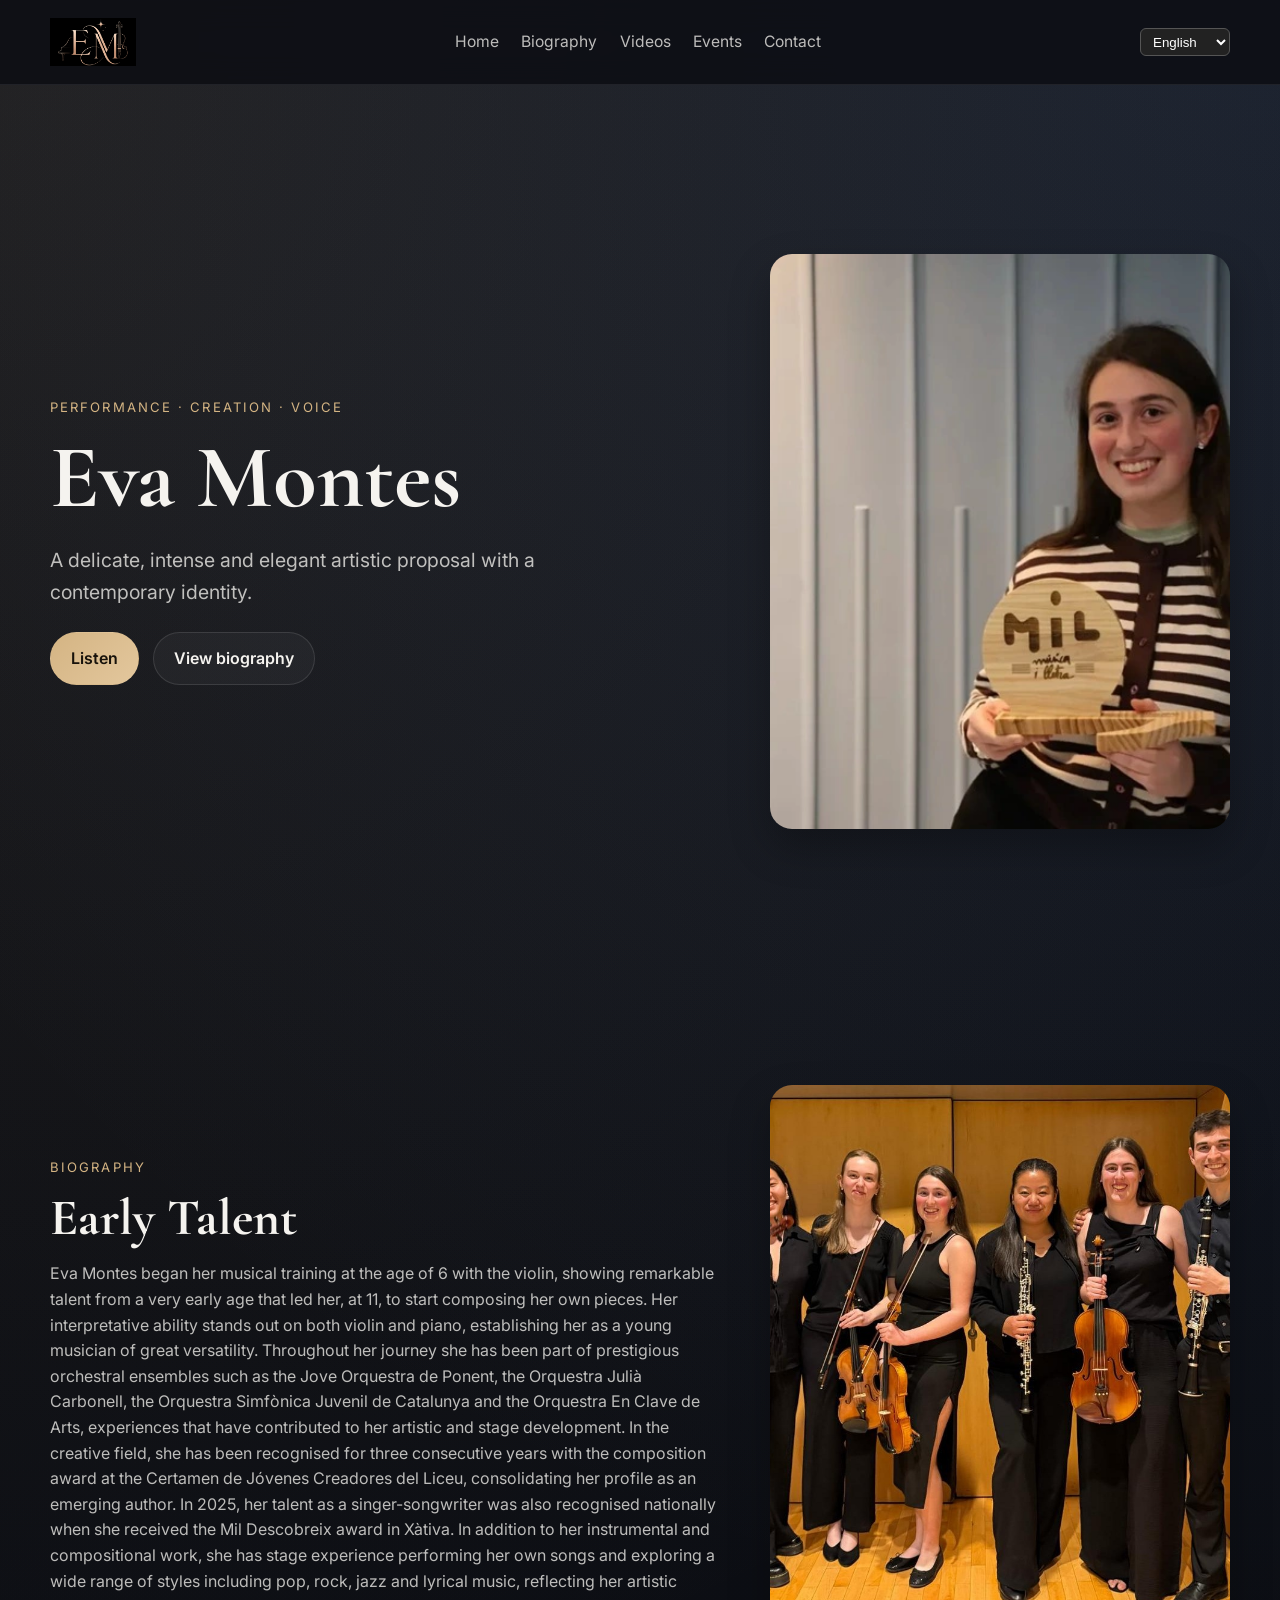
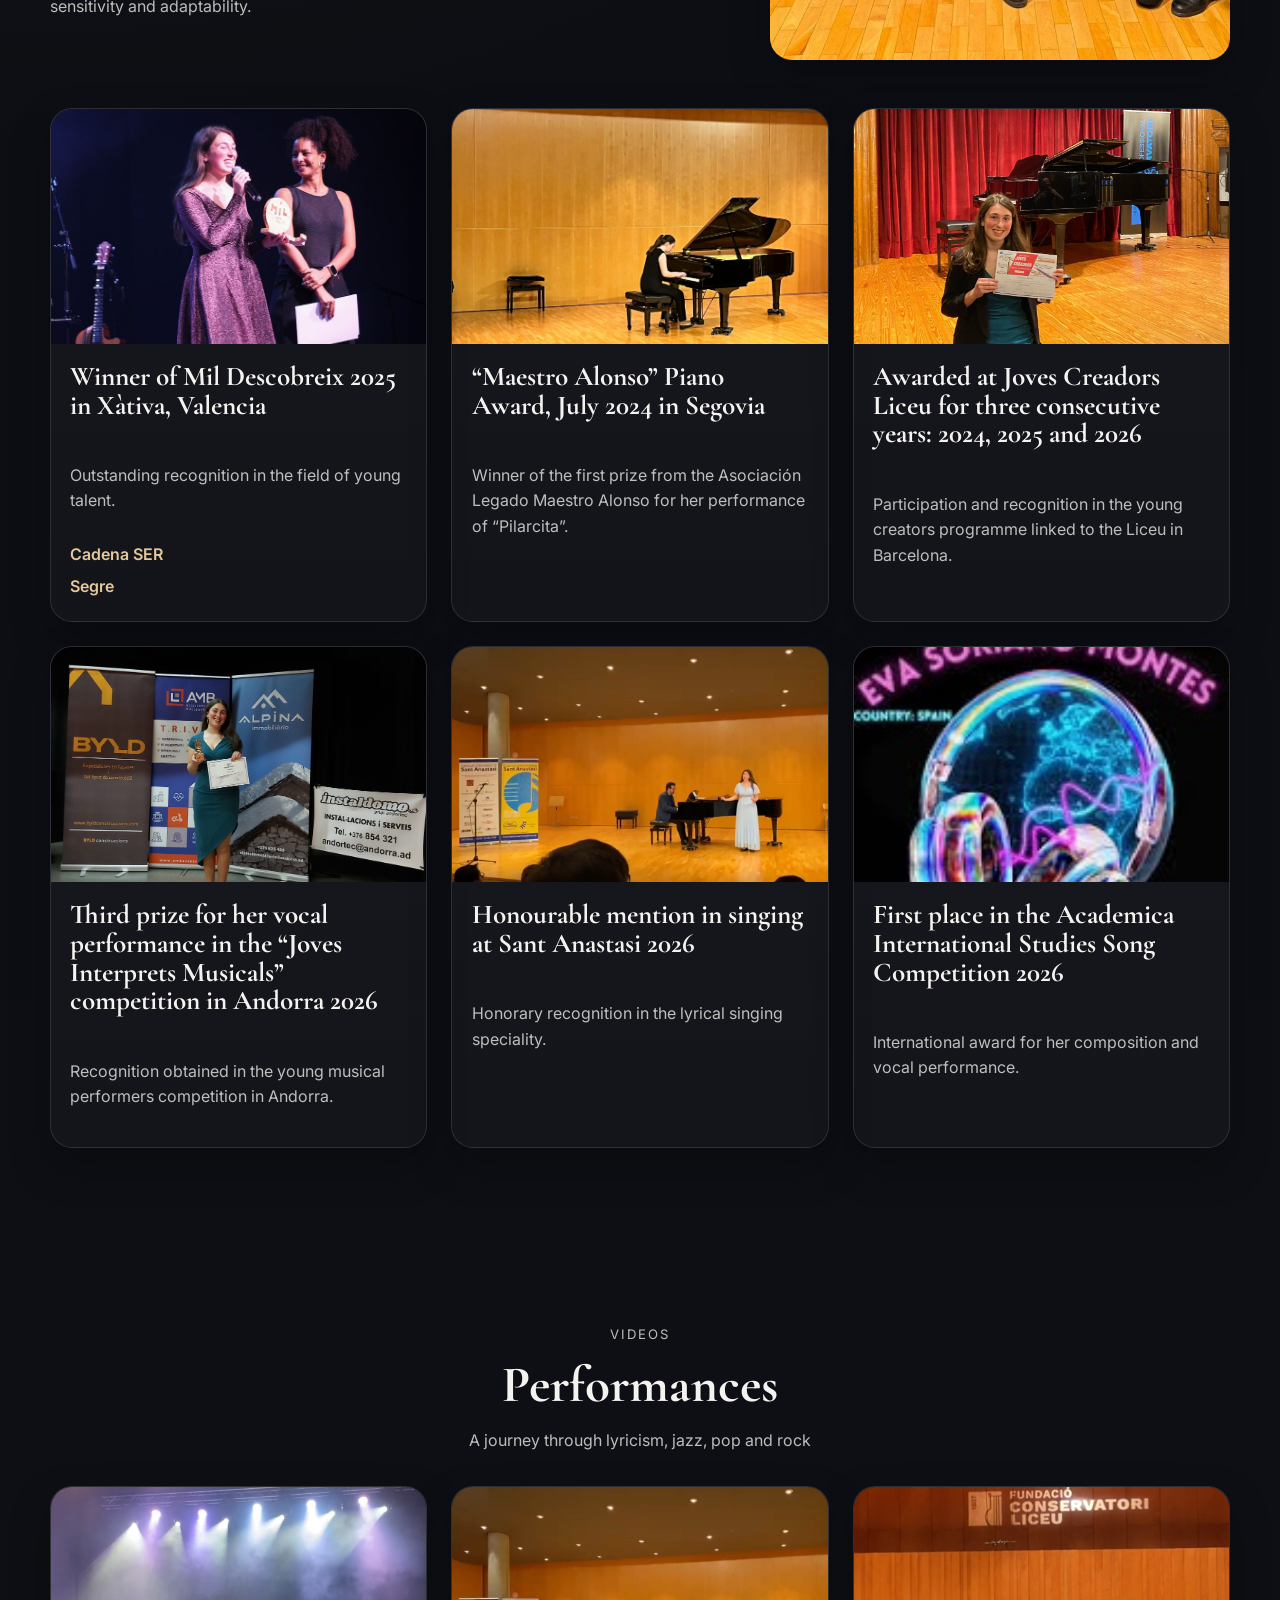
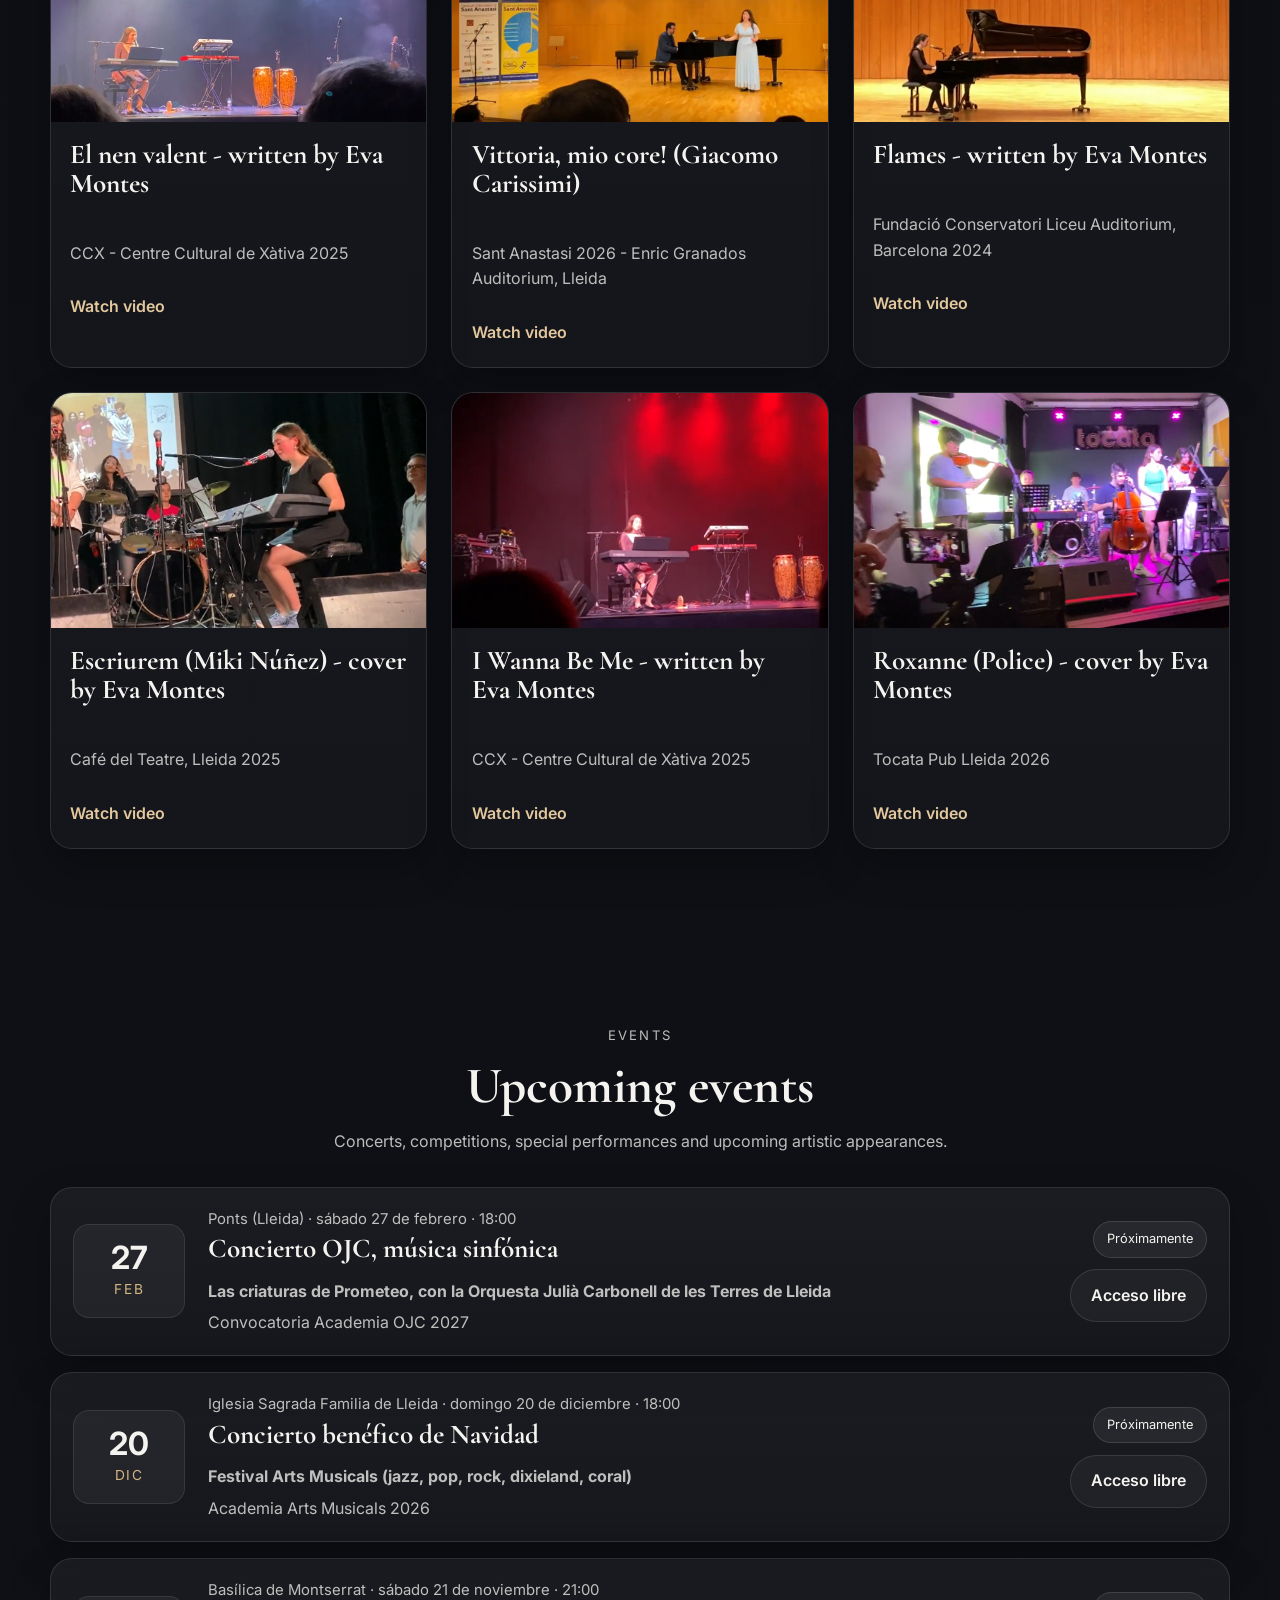
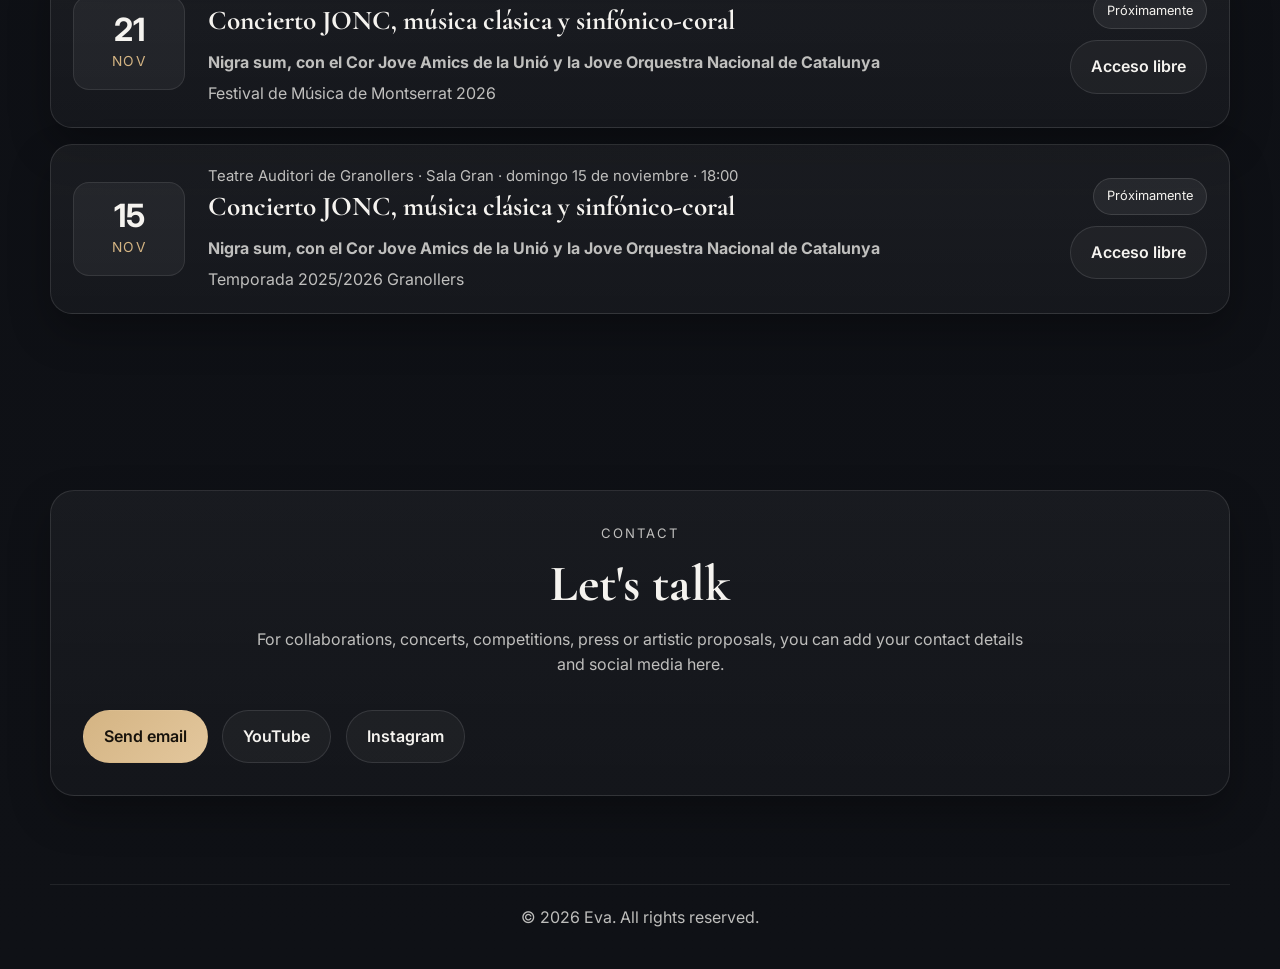
<file: index.html>
<!DOCTYPE html>
<html lang="es">
<head>
  <meta charset="UTF-8" />
  <meta name="viewport" content="width=device-width, initial-scale=1.0" />
  <title data-i18n="meta.title">Eva | Música, Biografía y Vídeos</title>
  <meta name="description" content="Web oficial de Eva: biografía, música, vídeos, eventos y contacto." data-i18n-content="meta.description" />
  <script>(function(){
    try {
      var supported = ['es','ca','en','fr'];
      var saved = localStorage.getItem('site-language');
      var navLang = (saved || navigator.language || navigator.userLanguage || 'es').toLowerCase().split('-')[0];
      var lang = supported.indexOf(navLang) !== -1 ? navLang : 'es';
      document.documentElement.lang = lang;
    } catch (e) {}
    })();
  </script>
  <link rel="preconnect" href="https://fonts.googleapis.com" />
  <link rel="preconnect" href="https://fonts.gstatic.com" crossorigin />
  <link href="https://fonts.googleapis.com/css2?family=Cormorant+Garamond:wght@400;500;600;700&family=Inter:wght@300;400;500;600;700&display=swap" rel="stylesheet" />
  <link rel="stylesheet" href="styles.css" />
</head>
<body>
  <header class="site-header">
    <div class="container header-inner">
      <a href="#inicio" class="brand" data-i18n-aria-label="header.homeAria">
        <img src="img/Logo_Basic.png" alt="Logo Eva" class="brand-logo" data-i18n-alt="header.logoAlt" />
      </a>

      <input type="checkbox" id="nav-toggle" class="nav-toggle" data-i18n-aria-label="header.openMenuAria" />
      <label for="nav-toggle" class="nav-toggle-label" aria-hidden="true">
        <span></span><span></span><span></span>
      </label>

      <nav class="main-nav">
        <ul>
          <li><a href="#inicio" data-i18n="nav.home">Inicio</a></li>
          <li><a href="#biografia" data-i18n="nav.biography">Biografía</a></li>
          <li><a href="#videos" data-i18n="nav.videos">Vídeos</a></li>
          <li><a href="#eventos" data-i18n="nav.events">Eventos</a></li>
          <li><a href="#contacto" data-i18n="nav.contact">Contacto</a></li>
        </ul>
      </nav>

      <div class="language-switcher-wrap">
        <label for="languageSwitcher" class="visually-hidden" data-i18n="header.language">Idioma</label>
        <select id="languageSwitcher" class="language-switcher" aria-label="Language selector">
          <option value="es">Español</option>
          <option value="en">English</option>
          <option value="ca">Català</option>
          <option value="fr">Français</option>
        </select>
      </div>
    </div>
  </header>

  <main>
    <section id="inicio" class="section hero-section">
      <div class="container split-layout hero-layout">
        <div class="section-copy">
          <p class="eyebrow" data-i18n="hero.eyebrow">Interpretación · Creación · Voz</p>
          <h1 data-i18n="hero.title">Eva Montes</h1>
          <p class="lead" data-i18n="hero.lead">Una propuesta artística delicada, intensa y elegante, con una identidad contemporánea.</p>
          <div class="hero-actions">
            <a href="#videos" class="btn btn-primary" data-i18n="hero.listen">Escuchar</a>
            <a href="#biografia" class="btn btn-secondary" data-i18n="hero.viewBiography">Ver biografía</a>
          </div>
        </div>
        <div class="section-media">
          <img src="img/MilEva.webp" alt="Eva - imagen de inicio" class="section-image image-inicio" data-i18n-alt="hero.imageAlt" />
        </div>
      </div>
    </section>

    <section id="biografia" class="section">
      <div class="container split-layout">
        <div class="section-copy">
          <p class="eyebrow" data-i18n="biography.eyebrow">Biografía</p>
          <h2 data-i18n="biography.title">Talento Precoz</h2>
          <p data-i18n="biography.description">Eva Montes inicia su formación musical a los 6 años con el violín, demostrando desde muy temprana edad un talento destacado que la lleva, a los 11 años, a comenzar a componer sus propias piezas. Su capacidad interpretativa sobresale tanto en violín como en piano, consolidándose como una joven música de gran versatilidad. A lo largo de su trayectoria ha formado parte de diversas formaciones orquestales de prestigio, como la JONC (Jove Orquestra Nacional de Catalunya), la OJC (Orquestra Julià Carbonell), la JOP (Jove Orquestra de Ponent), la Orquestra Simfònica Juvenil de Catalunya y la Orquestra En Clave de Arts, experiencias que han contribuido a su desarrollo artístico y escénico. En el ámbito creativo, ha sido reconocida durante tres años consecutivos con el premio de composición en el Certamen de Jóvenes Creadores del Liceu, consolidando su perfil como autora emergente. En 2025, su talento como cantautora fue también reconocido a nivel nacional al obtener el premio Mil Descobreix en Xàtiva. Además de su faceta instrumental y compositiva, cuenta con experiencia en el escenario interpretando sus propias canciones, explorando una amplia variedad de estilos que incluyen pop, rock, jazz y lírico, lo que refleja su gran sensibilidad artística y capacidad de adaptación.</p>
        </div>
        <div class="section-media">
          <img src="img/JOP2025.jpg" alt="Eva - fotografía biográfica" class="section-image image-biografia" data-i18n-alt="biography.imageAlt" />
        </div>
      </div>

      <div class="container">
        <div class="cards-grid awards-grid">
          <article class="card award-card">
            <div class="award-icon"><img src="img/EvaElPais.jpg" alt="Mil Descobreix 2025" data-i18n-alt="awards.items.0.imageAlt" /></div>
            <div class="card-body">
              <h3 data-i18n="awards.items.0.title">Ganadora Mil Descobreix 2025 Xàtiva, Valencia</h3>
              <p data-i18n="awards.items.0.description">Reconocimiento destacado dentro del ámbito de jóvenes talentos.</p>
              <div class="link-stack">
                <a href="https://web.archive.org/web/20260217114819/https://cadenaser.com/comunitat-valenciana/2025/10/27/con-14-anos-eva-soriano-gana-el-mil-descobreix-de-xativa-radio-xativa/" target="_blank" rel="noopener noreferrer" class="text-link">Cadena SER</a>
                <a href="https://web.archive.org/web/20260606154609/https://www.segre.com/es/cultura/251028/una-cantautora-con-estrella_1000086.html" target="_blank" rel="noopener noreferrer" class="text-link">Segre</a>
              </div>
            </div>
          </article>

          <article class="card award-card">
            <div class="award-icon"><img src="img/EvaPiano.jpg" alt="Premio de Piano Maestro Alonso" data-i18n-alt="awards.items.1.imageAlt" /></div>
            <div class="card-body">
              <h3 data-i18n="awards.items.1.title">Premio de Piano “Maestro Alonso” Julio 2024 en Segovia</h3>
              <p data-i18n="awards.items.1.description">Ganadora del primer premio de la Asociación Legado Maestro Alonso por la interpretación de “Pilarcita”.</p>
            </div>
          </article>

          <article class="card award-card">
            <div class="award-icon"><img src="img/LiceuJovesCreadors2024.jpg" alt="Joves Creadors Liceu" data-i18n-alt="awards.items.2.imageAlt" /></div>
            <div class="card-body">
              <h3 data-i18n="awards.items.2.title">Premiada Joves Creadors Liceu tres años consecutivos 2024, 2025 y 2026</h3>
              <p data-i18n="awards.items.2.description">Participación y reconocimiento en el programa de jóvenes creadores vinculado al Liceu de Barcelona.</p>
            </div>
          </article>

          <article class="card award-card">
            <div class="award-icon"><img src="img/JovesInterpretsAndorra.jpg" alt="Joves Interprets Musicals" data-i18n-alt="awards.items.3.imageAlt" /></div>
            <div class="card-body">
              <h3 data-i18n="awards.items.3.title">Tercer premio por su interpretación en voz del concurso “Joves Interprets Musicals” de Andorra 2026</h3>
              <p data-i18n="awards.items.3.description">Reconocimiento obtenido en el concurso de jóvenes intérpretes musicales de Andorra.</p>
            </div>
          </article>

          <article class="card award-card">
            <div class="award-icon"><img src="img/SantAnastasi2026.jpg" alt="Sant Anastasi 2026" data-i18n-alt="awards.items.4.imageAlt" /></div>
            <div class="card-body">
              <h3 data-i18n="awards.items.4.title">Mención de honor Sant Anastasi 2026 en canto</h3>
              <p data-i18n="awards.items.4.description">Reconocimiento honorífico en la especialidad de canto lírico.</p>
            </div>
          </article>

          <article class="card award-card">
            <div class="award-icon"><img src="img/DualDiploma.jpg" alt="Academica International Studies Song Competition 2026" data-i18n-alt="awards.items.5.imageAlt" /></div>
            <div class="card-body">
              <h3 data-i18n="awards.items.5.title">Primer puesto en la Academica International Studies Song Competition 2026</h3>
              <p data-i18n="awards.items.5.description">Premio internacional por su composición y su interpretación vocal.</p>
            </div>
          </article>
        </div>
      </div>
    </section>

    <section id="videos" class="section">
      <div class="container">
        <div class="section-heading centered">
          <p class="eyebrow" data-i18n="videos.eyebrow">Vídeos</p>
          <h2 data-i18n="videos.title">Actuaciones</h2>
          <p data-i18n="videos.description">Un viaje a través del liricismo, el jazz, el pop o el rock</p>
        </div>

        <div class="cards-grid video-grid">
          <article class="card video-card">
            <div class="video-placeholder">
              <img src="img/ElNenValent.png" alt="Miniatura del vídeo 01" class="video-thumb" data-i18n-alt="videos.items.0.imageAlt" />
            </div>
            <div class="card-body">
              <h3 data-i18n="videos.items.0.title">El nen valent - autora Eva Montes</h3>
              <p data-i18n="videos.items.0.description">CCX - Centre Cultural de Xàtiva 2025</p>
              <a href="https://www.youtube.com/watch?v=7a9Z6WKMm64" target="_blank" rel="noopener noreferrer" class="text-link" data-i18n="videos.items.0.link">Ver vídeo</a>
            </div>
          </article>

          <article class="card video-card">
            <div class="video-placeholder">
              <img src="img/SantAnastasi2026.jpg" alt="Miniatura del vídeo 02" class="video-thumb" data-i18n-alt="videos.items.1.imageAlt" />
            </div>
            <div class="card-body">
              <h3 data-i18n="videos.items.1.title">Vittoria, mio core! (Giacomo Carissimi)</h3>
              <p data-i18n="videos.items.1.description">Sant Anastasi 2026 - Auditorio Enric Granados de Lleida</p>
              <a href="https://www.youtube.com/watch?v=tL5kOetloaA" target="_blank" rel="noopener noreferrer" class="text-link" data-i18n="videos.items.1.link">Ver vídeo</a>
            </div>
          </article>

          <article class="card video-card">
            <div class="video-placeholder">
              <img src="img/JovesCompositorsLiceu2025.png" alt="Miniatura del vídeo 03" class="video-thumb" data-i18n-alt="videos.items.2.imageAlt" />
            </div>
            <div class="card-body">
              <h3 data-i18n="videos.items.2.title">Flames - autora Eva Montes</h3>
              <p data-i18n="videos.items.2.description">Auditorio Fundació Conservatori Liceu de Barcelona 2024</p>
              <a href="https://www.youtube.com/watch?v=EC78d_lt96I" target="_blank" rel="noopener noreferrer" class="text-link" data-i18n="videos.items.2.link">Ver vídeo</a>
            </div>
          </article>

          <article class="card video-card">
            <div class="video-placeholder">
              <img src="img/EscriuremSecundariaRock.png" alt="Miniatura del vídeo 04" class="video-thumb" data-i18n-alt="videos.items.3.imageAlt" />
            </div>
            <div class="card-body">
              <h3 data-i18n="videos.items.3.title">Escriurem (Miki Núñez) - cover by Eva Montes</h3>
              <p data-i18n="videos.items.3.description">Café del Teatre de Lleida 2025</p>
              <a href="https://www.youtube.com/watch?v=zaeXVDGkuiw" target="_blank" rel="noopener noreferrer" class="text-link" data-i18n="videos.items.3.link">Ver vídeo</a>
            </div>
          </article>

          <article class="card video-card">
            <div class="video-placeholder">
              <img src="img/iWannaBeMe.png" alt="Miniatura del vídeo 05" class="video-thumb" data-i18n-alt="videos.items.4.imageAlt" />
            </div>
            <div class="card-body">
              <h3 data-i18n="videos.items.4.title">I Wanna Be Me - autora Eva Montes</h3>
              <p data-i18n="videos.items.4.description">CCX - Centre Cultural de Xàtiva 2025</p>
              <a href="https://www.youtube.com/watch?v=Hcypt7dstbk" target="_blank" rel="noopener noreferrer" class="text-link" data-i18n="videos.items.4.link">Ver vídeo</a>
            </div>
          </article>

          <article class="card video-card">
            <div class="video-placeholder">
              <img src="img/Roxanne.png" alt="Miniatura del vídeo 06" class="video-thumb" data-i18n-alt="videos.items.5.imageAlt" />
            </div>
            <div class="card-body">
              <h3 data-i18n="videos.items.5.title">Roxanne (Police) - cover by Eva Montes</h3>
              <p data-i18n="videos.items.5.description">Tocata Pub Lleida 2026</p>
              <a href="https://www.youtube.com/watch?v=eWmUDNXI7bA" target="_blank" rel="noopener noreferrer" class="text-link" data-i18n="videos.items.5.link">Ver vídeo</a>
            </div>
          </article>
        </div>
      </div>
    </section>

<section id="eventos" class="section events-section">
  <div class="container">

    <div class="section-heading centered">
      <p class="eyebrow" data-i18n="events.eyebrow">Eventos</p>
      <h2 data-i18n="events.title">Próximos eventos</h2>
      <p data-i18n="events.description">
        Conciertos, concursos, actuaciones especiales y próximas citas artísticas.
      </p>
    </div>

    <div class="concert-list">

      <!-- Evento 1 -->
      <article class="concert-item">
        <div class="concert-date-block">
          <span class="concert-day" data-i18n="events.items.0.day">27</span>
          <span class="concert-month" data-i18n="events.items.0.month">Feb</span>
        </div>

        <div class="concert-info">
          <p class="concert-meta" data-i18n="events.items.0.meta">
            Ponts (Lleida) · sábado 27 de febrero · 18:00
          </p>
          <h3 data-i18n="events.items.0.title">
            Concierto OJC, música sinfónica
          </h3>
          <p class="concert-venue" data-i18n="events.items.0.venue">
            Las criaturas de Prometeo, con la Orquesta Julià Carbonell de les Terres de Lleida
          </p>
          <p class="concert-description" data-i18n="events.items.0.description">
            Convocatoria Academia OJC 2027
          </p>
        </div>

        <div class="concert-actions">
          <span class="concert-status" data-i18n="events.items.0.badge">
            Próximamente
          </span>
          <a href="#contacto" class="btn btn-secondary concert-link" data-i18n="events.items.0.link">
            Acceso libre
          </a>
        </div>
      </article>

      <!-- Evento 2 -->
      <article class="concert-item">
        <div class="concert-date-block">
          <span class="concert-day" data-i18n="events.items.1.day">20</span>
          <span class="concert-month" data-i18n="events.items.1.month">Dic</span>
        </div>

        <div class="concert-info">
          <p class="concert-meta" data-i18n="events.items.1.meta">
            Iglesia Sagrada Familia de Lleida · domingo 20 de diciembre · 18:00
          </p>
          <h3 data-i18n="events.items.1.title">
            Concierto benéfico de Navidad
          </h3>
          <p class="concert-venue" data-i18n="events.items.1.venue">
            Festival Arts Musicals (jazz, pop, rock, dixieland, coral)
          </p>
          <p class="concert-description" data-i18n="events.items.1.description">
            Academia Arts Musicals 2026
          </p>
        </div>

        <div class="concert-actions">
          <span class="concert-status" data-i18n="events.items.1.badge">
            Próximamente
          </span>
          <a href="#contacto" class="btn btn-secondary concert-link" data-i18n="events.items.1.link">
            Acceso libre
          </a>
        </div>
      </article>

      <!-- Evento 3 -->
      <article class="concert-item">
        <div class="concert-date-block">
          <span class="concert-day" data-i18n="events.items.2.day">21</span>
          <span class="concert-month" data-i18n="events.items.2.month">Nov</span>
        </div>

        <div class="concert-info">
          <p class="concert-meta" data-i18n="events.items.2.meta">
            Basílica de Montserrat · sábado 21 de noviembre · 21:00
          </p>
          <h3 data-i18n="events.items.2.title">
            Concierto JONC, música clásica y sinfónico-coral
          </h3>
          <p class="concert-venue" data-i18n="events.items.2.venue">
            Nigra sum, con el Cor Jove Amics de la Unió y la Jove Orquestra Nacional de Catalunya
          </p>
          <p class="concert-description" data-i18n="events.items.2.description">
            Festival de Música de Montserrat 2026
          </p>
        </div>

        <div class="concert-actions">
          <span class="concert-status" data-i18n="events.items.2.badge">
            Próximamente
          </span>
          <a href="#contacto" class="btn btn-secondary concert-link" data-i18n="events.items.2.link">
            Acceso libre
          </a>
        </div>
      </article>

      <!-- Evento 4 -->
      <article class="concert-item">
        <div class="concert-date-block">
          <span class="concert-day" data-i18n="events.items.3.day">15</span>
          <span class="concert-month" data-i18n="events.items.3.month">Nov</span>
        </div>

        <div class="concert-info">
          <p class="concert-meta" data-i18n="events.items.3.meta">
            Teatre Auditori de Granollers · Sala Gran · domingo 15 de noviembre · 18:00
          </p>
          <h3 data-i18n="events.items.3.title">
            Concierto JONC, música clásica y sinfónico-coral
          </h3>
          <p class="concert-venue" data-i18n="events.items.3.venue">
            Nigra sum, con el Cor Jove Amics de la Unió y la Jove Orquestra Nacional de Catalunya
          </p>
          <p class="concert-description" data-i18n="events.items.3.description">
            Temporada 2025/2026 Granollers
          </p>
        </div>

        <div class="concert-actions">
          <span class="concert-status" data-i18n="events.items.3.badge">
            Próximamente
          </span>
          <a href="#contacto" class="btn btn-secondary concert-link" data-i18n="events.items.3.link">
            Acceso libre
          </a>
        </div>
      </article>

    </div>
  </div>
</section>

    <section id="contacto" class="section contact-section">
      <div class="container contact-box">
        <div class="section-heading centered">
          <p class="eyebrow" data-i18n="contact.eyebrow">Contacto</p>
          <h2 data-i18n="contact.title">Hablemos</h2>
          <p data-i18n="contact.description">Para colaboraciones, conciertos, concursos, prensa o propuestas artísticas, puedes añadir aquí tus datos de contacto y redes.</p>
        </div>
        <div class="contact-links">
          <a href="mailto:evasorianomusic@gmail.com" class="btn btn-primary" data-i18n="contact.email">Enviar email</a>
          <a href="https://www.youtube.com/@EvaMontes-h8x" target="_blank" rel="noopener noreferrer" class="btn btn-secondary" data-i18n="contact.youtube">YouTube</a>
          <a href="https://www.instagram.com/evamontesmusic/" target="_blank" rel="noopener noreferrer" class="btn btn-secondary" data-i18n="contact.instagram">Instagram</a>
        </div>
      </div>
    </section>
  </main>

  <footer class="site-footer">
    <div class="container footer-inner">
      <p data-i18n="footer.rights">© 2026 Eva. Todos los derechos reservados.</p>
    </div>
  </footer>

  <script src="app.js"></script>
</body>
</html>
</file>
<file: styles.css>
:root {
  --bg: #0f1116;
  --bg-soft: #171a23;
  --surface: rgba(255, 255, 255, 0.04);
  --surface-strong: rgba(255, 255, 255, 0.08);
  --border: rgba(255, 255, 255, 0.11);
  --text: #f5f3ef;
  --muted: rgba(245, 243, 239, 0.76);
  --accent: #d4b483;
  --accent-strong: #e3c79d;
  --shadow: 0 18px 40px rgba(0, 0, 0, 0.28);
  --radius: 22px;
  --radius-sm: 16px;
  --container: 1180px;
  --header-height: 84px;
}

* {
  box-sizing: border-box;
}

html {
  scroll-behavior: smooth;
}

body {
  margin: 0;
  font-family: 'Inter', system-ui, sans-serif;
  color: var(--text);
  background:
    radial-gradient(circle at top left, rgba(212, 180, 131, 0.11), transparent 30%),
    radial-gradient(circle at top right, rgba(116, 166, 245, 0.12), transparent 28%),
    linear-gradient(180deg, #0b0d13 0%, #0f1116 100%);
  line-height: 1.6;
}

a {
  color: inherit;
  text-decoration: none;
}

img {
  max-width: 100%;
  display: block;
}

.container {
  width: min(calc(100% - 2rem), var(--container));
  margin: 0 auto;
}

.section {
  padding: 5.5rem 0;
  scroll-margin-top: calc(var(--header-height) + 1rem);
}

.site-header {
  position: sticky;
  top: 0;
  z-index: 1000;
  backdrop-filter: blur(14px);
  background: rgba(11, 13, 19, 0.82);
  border-bottom: 1px solid rgba(255, 255, 255, 0.08);
}

.header-inner {
  min-height: var(--header-height);
  display: grid;
  grid-template-columns: auto 1fr auto;
  align-items: center;
  gap: 1rem;
}

.brand {
  display: inline-flex;
  align-items: center;
}

.brand-logo {
  width: 86px;
  height: auto;
}

.main-nav ul {
  display: flex;
  justify-content: center;
  gap: 1.4rem;
  list-style: none;
  padding: 0;
  margin: 0;
}

.main-nav a {
  font-size: 0.98rem;
  color: var(--muted);
  transition: color 0.2s ease;
}

.main-nav a:hover,
.main-nav a:focus-visible {
  color: var(--text);
}

.language-switcher-wrap {
  display: flex;
  justify-content: flex-end;
}

.language-switcher {
  background-color: #222;   /* COLOR DE FONDO */
  color: #fff;              /* COLOR DEL TEXTO */
  border: 1px solid #555;
  padding: 0.3rem 0.5rem;
  border-radius: 6px;
  cursor: pointer;
}

.nav-toggle,
.nav-toggle-label {
  display: none;
}

.split-layout {
  display: grid;
  grid-template-columns: minmax(0, 1fr) minmax(300px, 460px);
  gap: 3rem;
  align-items: center;
}

.hero-layout {
  min-height: calc(100vh - var(--header-height) - 5rem);
}

.eyebrow {
  margin: 0 0 0.8rem;
  font-size: 0.82rem;
  letter-spacing: 0.16em;
  text-transform: uppercase;
  color: var(--accent);
}

h1, h2, h3 {
  font-family: 'Cormorant Garamond', serif;
  line-height: 1.06;
  margin: 0 0 0.9rem;
}

h1 {
  font-size: clamp(3rem, 7vw, 5.6rem);
}

h2 {
  font-size: clamp(2rem, 4vw, 3.3rem);
}

h3 {
  font-size: clamp(1.35rem, 3vw, 1.7rem);
}

.lead {
  font-size: clamp(1.08rem, 2vw, 1.22rem);
  color: var(--muted);
  max-width: 38rem;
}

.section-copy p:not(.eyebrow):not(.lead),
.card-body p,
.concert-info p,
.section-heading p {
  color: var(--muted);
}

.hero-actions,
.contact-links {
  display: flex;
  flex-wrap: wrap;
  gap: 0.9rem;
  margin-top: 1.5rem;
}

.btn {
  display: inline-flex;
  align-items: center;
  justify-content: center;
  gap: 0.45rem;
  min-height: 48px;
  padding: 0.8rem 1.25rem;
  border-radius: 999px;
  border: 1px solid transparent;
  font-weight: 600;
  transition: transform 0.2s ease, background 0.2s ease, border-color 0.2s ease;
}

.btn:hover,
.btn:focus-visible {
  transform: translateY(-1px);
}

.btn-primary {
  background: linear-gradient(135deg, var(--accent), var(--accent-strong));
  color: #17120b;
}

.btn-secondary {
  background: var(--surface);
  border-color: var(--border);
  color: var(--text);
}

.section-image,
.video-thumb,
.award-icon img {
  width: 100%;
  height: 100%;
  object-fit: cover;
}

.section-image {
  border-radius: var(--radius);
  box-shadow: var(--shadow);
  aspect-ratio: 4 / 5;
}

/* Espacio inferior bajo la foto de biografía */
.section-media:has(.image-biografia) {
  padding-bottom: 1.5rem;
}

/* Fallback adicional para navegadores sin :has() */
.image-biografia {
  display: block;
  margin-bottom: 1.5rem;
}



.section-heading.centered {
  text-align: center;
  max-width: 780px;
  margin: 0 auto 2rem;
}

.cards-grid {
  display: grid;
  gap: 1.35rem;
}

.awards-grid,
.video-grid {  
  display: grid;
  grid-template-columns: repeat(3, minmax(0, 1fr));
  gap: 1.5rem;
}

.card {
  background: linear-gradient(180deg, rgba(255, 255, 255, 0.045), rgba(255, 255, 255, 0.028));
  border: 1px solid var(--border);
  border-radius: var(--radius);
  overflow: hidden;
  box-shadow: var(--shadow);
}

.award-card,
.video-card {
  display: flex;
  flex-direction: column;
  min-height: 100%;
}

.award-icon,
.video-placeholder {
  aspect-ratio: 16 / 10;
  overflow: hidden;
  background: rgba(255, 255, 255, 0.02);
}

.card-body {
  display: flex;
  flex-direction: column;
  gap: 0.75rem;
  padding: 1.2rem 1.2rem 1.35rem;
}

.card-body .text-link {
  margin-top: auto;
}

.text-link {
  display: inline-flex;
  align-items: center;
  gap: 0.35rem;
  color: var(--accent-strong);
  font-weight: 600;
}

.text-link:hover,
.text-link:focus-visible {
  text-decoration: underline;
}

.link-stack {
  display: flex;
  flex-direction: column;
  gap: 0.4rem;
}

.events-section {
  position: relative;
}

.concert-list {
  display: flex;
  flex-direction: column;
  gap: 1rem;
  margin-top: 2rem;
}

.concert-item {
  display: grid;
  grid-template-columns: 112px minmax(0, 1fr) auto;
  gap: 1.4rem;
  align-items: center;
  padding: 1.25rem 1.4rem;
  border-radius: var(--radius);
  background: linear-gradient(180deg, rgba(255, 255, 255, 0.05), rgba(255, 255, 255, 0.03));
  border: 1px solid var(--border);
  box-shadow: var(--shadow);
}

.concert-date-block {
  min-height: 94px;
  display: flex;
  flex-direction: column;
  justify-content: center;
  align-items: center;
  padding: 0.85rem 0.75rem;
  border-radius: var(--radius-sm);
  background: rgba(255, 255, 255, 0.05);
  border: 1px solid rgba(255, 255, 255, 0.09);
}

.concert-day {
  font-size: 2rem;
  line-height: 1;
  font-weight: 700;
  color: var(--text);
}

.concert-month {
  margin-top: 0.25rem;
  font-size: 0.86rem;
  text-transform: uppercase;
  letter-spacing: 0.14em;
  color: var(--accent);
}

.concert-meta,
.concert-venue,
.concert-description {
  margin: 0;
}

.concert-meta {
  margin-bottom: 0.25rem;
  font-size: 0.93rem;
}

.concert-venue {
  font-weight: 700;
  color: var(--text);
  margin-bottom: 0.35rem;
}

.concert-actions {
  display: flex;
  flex-direction: column;
  align-items: flex-end;
  gap: 0.7rem;
}

.concert-status {
  display: inline-flex;
  align-items: center;
  justify-content: center;
  padding: 0.45rem 0.8rem;
  border-radius: 999px;
  font-size: 0.8rem;
  border: 1px solid rgba(255, 255, 255, 0.12);
  background: rgba(255, 255, 255, 0.06);
  color: var(--text);
  white-space: nowrap;
}

.contact-box {
  padding: 2rem;
  background: linear-gradient(180deg, rgba(255, 255, 255, 0.045), rgba(255, 255, 255, 0.025));
  border: 1px solid var(--border);
  border-radius: calc(var(--radius) + 2px);
  box-shadow: var(--shadow);
}

.site-footer {
  padding: 0 0 2.4rem;
}

.footer-inner {
  border-top: 1px solid rgba(255, 255, 255, 0.08);
  padding-top: 1.25rem;
}

.footer-inner p {
  margin: 0;
  color: var(--muted);
  text-align: center;
}

.visually-hidden {
  position: absolute;
  width: 1px;
  height: 1px;
  padding: 0;
  margin: -1px;
  overflow: hidden;
  clip: rect(0, 0, 0, 0);
  white-space: nowrap;
  border: 0;
}

@media (max-width: 980px) {
  .split-layout {
    grid-template-columns: 1fr;
  }

  .section-media {
    order: -1;
  }

  .concert-item {
    grid-template-columns: 96px 1fr;
  }

  .concert-actions {
    grid-column: 1 / -1;
    flex-direction: row;
    justify-content: space-between;
    align-items: center;
  }
}

@media (max-width: 840px) {
  .header-inner {
    grid-template-columns: auto auto 1fr auto;
  }

  .nav-toggle-label {
    display: inline-flex;
    flex-direction: column;
    gap: 0.3rem;
    cursor: pointer;
  }

  .nav-toggle-label span {
    width: 1.5rem;
    height: 2px;
    background: var(--text);
    display: block;
  }

  .main-nav {
    position: absolute;
    inset: calc(100% + 0.5rem) 1rem auto 1rem;
    background: rgba(15, 17, 22, 0.96);
    border: 1px solid var(--border);
    border-radius: var(--radius-sm);
    padding: 1rem;
    display: none;
  }

  .main-nav ul {
    flex-direction: column;
    align-items: flex-start;
  }

  .nav-toggle:checked ~ .main-nav {
    display: block;
  }
}

@media (max-width: 640px) {
  :root {
    --header-height: 74px;
  }

  .section {
    padding: 4.2rem 0;
  }

  .container {
    width: min(calc(100% - 1.2rem), var(--container));
  }

  .hero-actions,
  .contact-links {
    flex-direction: column;
    align-items: stretch;
  }

  .btn {
    width: 100%;
  }

  .concert-item {
    grid-template-columns: 1fr;
    gap: 1rem;
    padding: 1.1rem;
  }

  .concert-date-block {
    min-height: auto;
    flex-direction: row;
    justify-content: flex-start;
    gap: 0.55rem;
  }

  .concert-day {
    font-size: 1.6rem;
  }

  .concert-month {
    margin-top: 0;
  }

  .concert-actions {
    flex-direction: column;
    align-items: stretch;
  }

  .concert-link {
    width: 100%;
    justify-content: center;
  }

  .contact-box {
    padding: 1.3rem;
  }
  .awards-grid,
  .video-grid {
    grid-template-columns: 1fr;
  }

}
</file>
